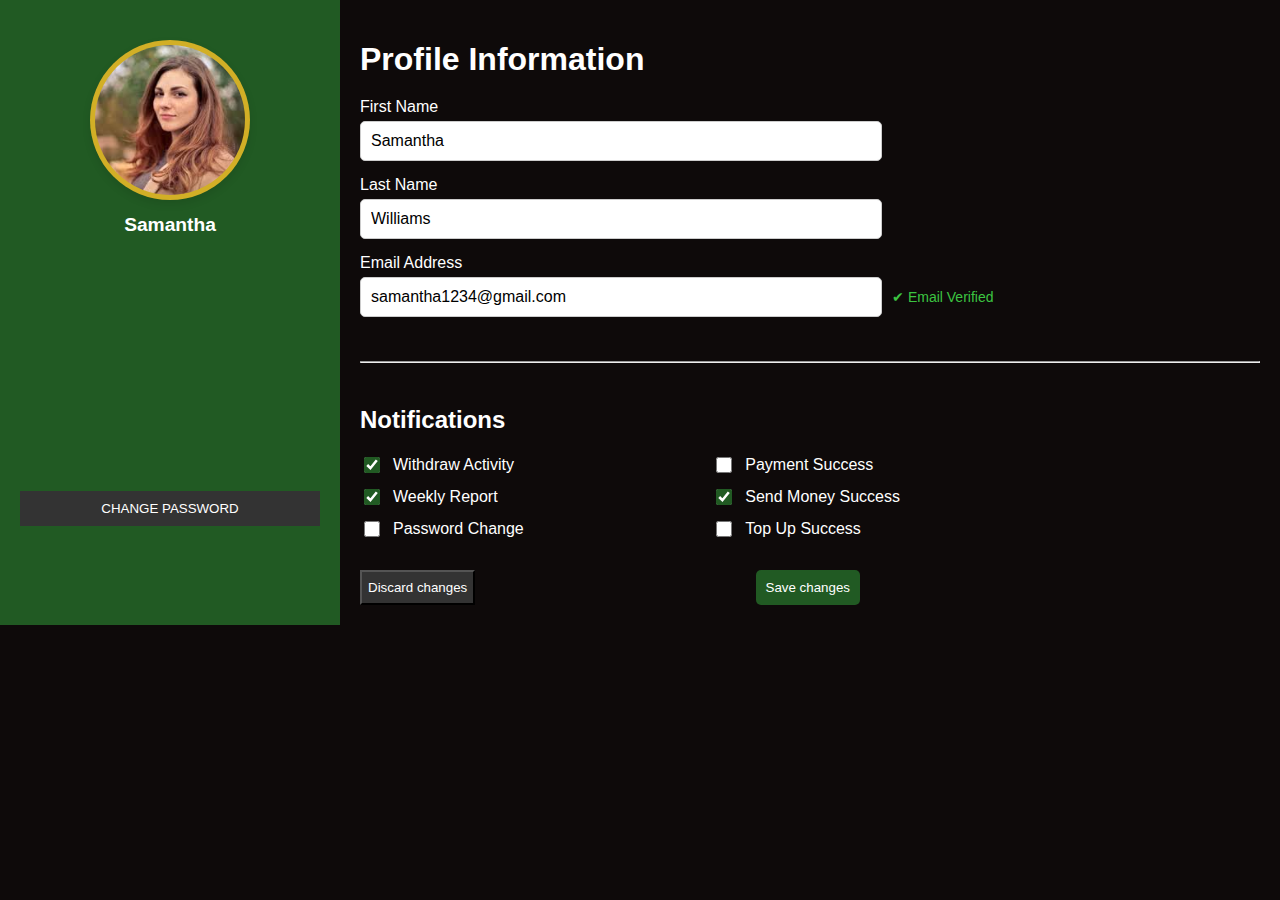
<file: UserProfilePage.html>
<!DOCTYPE html>
<html lang="en">
<head>
  <meta charset="UTF-8">
  <meta name="viewport" content="width=device-width, initial-scale=1.0">
  <title>User Profile Page</title>
  <style>
    body {
      margin: 0;
      font-family: Arial, sans-serif;
      color: #fff;
      background-color: #0e0a0a;
      display: flex;
    }

    .container {
      display: flex;
      width: 100%;
    }

    .sidebar {
      width: 25%;
      background: #215a23;
      padding: 20px;
      display: flex;
      flex-direction: column;
      align-items: center;
    }

    .logo-section {
      display: flex;
      align-items: center;
      font-size: 24px;
      margin-bottom: 20px;
    }

    .logo {
      font-size: 36px;
      margin-right: 10px;
    }

    .profile-container {
      text-align: center;
    }

    .image-wrapper {
      display: inline-block;
      width: 150px;
      height: 150px;
      border-radius: 50%;
      background:#D2AF26;
      padding: 5px;
      box-shadow: 0 4px 8px rgba(0, 0, 0, 0.1);
    }

    .profile-pic {
     width: 100%;
     height: 100%;
     object-fit: cover;
     border-radius: 50%;
     display: block;
    }

    .name {
      margin-top: 10px;
      font-size: 1.2rem;
      color: #fff;
      font-weight: bold;
    }

    .notification-badge {
      background: red;
      color: #fff;
      border-radius: 50%;
      padding: 5px 10px;
      position: absolute;
      top: 5px;
      right: 90px;
    }

    .profile-progress {
      margin-top: 10px;
    }

    .progress-bar {
      background: #333;
      border-radius: 5px;
      width: 100%;
      height: 10px;
      overflow: hidden;
      margin-top: 5px;
    }

    .progress {
      background: #215a23;
      height: 100%;
    }

    .change-btn {
      margin-top: 20px;
      background: #333;
      border: none;
      color: #fff;
      padding: 10px 20px;
      cursor: pointer;
      width: 100%;
      text-align: center;
    }


    .main-content {
      padding: 20px;
      width: 75%;
    }

    h1 {
      margin-bottom: 20px;
    }

    .profile-form {
      display: flex;
      flex-direction: column;
    }

    .form-group {
      margin-bottom: 15px;
    }

    .form-group label {
      display: block;
      margin-bottom: 5px;
    }

    .form-group input {
      width: 500px;
      padding: 10px;
      font-size: 16px;
      border: 1px solid #ccc;
      border-radius: 5px;
      
    }

    .email-verified {
      display: flex;
      align-items: center;
    }

    .verified-badge {
      color: #3cc441;
      font-size: 14px;
      margin-left: 10px;
      border-radius: 5px;
    }

    .notifications-container {
      width: 60%;
      text-align: left;
    }

    h2 {
      margin-bottom: 20px;
      font-size: 1.5rem;
      font-weight: bold;
    }

    .options-wrapper {
      display: flex;
      justify-content: space-between;
    }

    .left-options, .right-options {
      display: flex;
      flex-direction: column;
    }

    label {
      margin-bottom: 10px;
      font-size: 1rem;
      display: flex;
      align-items: center;
      gap: 10px;
    }

    input[type="checkbox"] {
      width: 16px;
      height: 16px;
      accent-color: #215a23;
    }

    input[type="checkbox"]:not(:checked) {
      border: 1px solid #ccc;
    }

    .form-actions {
      margin-top: 20px;
      display: flex;
      margin-right: 400px;
      justify-content:space-between;
    }

    .save-btn {
      padding: 10px;
      border: none;
      border-radius: 5px;
      cursor: pointer;
    }

    .discard-btn {
      background: #333;
      color: #fff
    }

    .save-btn {
      background: #215a23;
      color: #fff
      
    }
  </style>
</head>
<body>
  <div class="container">
    <!-- Sidebar -->
    <div class="sidebar">
      <div class="logo-section">
      </div>
      <div class="profile-container">
        <div class="image-wrapper">
          <img src="User.jpeg" alt="Profile Picture" class="profile-pic">
        </div>
        <p class="name">Samantha</p>
        <br></br>
        <br></br>
        <br></br>
        <br></br>
        <br></br>
        <br></br>
      </div>    
      <button class="change-btn">CHANGE PASSWORD</button>
    </div>
    <!-- Main Content -->
    <div class="main-content">
      <h1>Profile Information</h1>
      <form class="profile-form">
        <div class="form-group">
          <label for="first-name">First Name</label>
          <input type="text" id="first-name" name="first-name" maxlength="50" value="Samantha">
        </div>
        <div class="form-group">
          <label for="last-name">Last Name</label>
          <input type="text" id="last-name" name="last-name" maxlength="50" value="Williams">
        </div>
        <div class="form-group">
          <label for="email">Email Address</label>
          <div class="email-verified">
            <input type="email" id="email" name="email" maxlength="50" value="samantha1234@gmail.com">
            <span class="verified-badge">✔ Email Verified</span>

          </div>
          <br></br>
          <hr>
        </div>
        <div class="notifications-container">
          <h2>Notifications</h2>
          <div class="options-wrapper">
            <!-- Left Options -->
            <div class="left-options">
              <label><input type="checkbox" checked> Withdraw Activity</label>
              <label><input type="checkbox" checked> Weekly Report</label>
              <label><input type="checkbox"> Password Change</label>
            </div>
            <!-- Right Options -->
            <div class="right-options">
              <label><input type="checkbox"> Payment Success</label>
              <label><input type="checkbox" checked> Send Money Success</label>
              <label><input type="checkbox"> Top Up Success</label>
            </div>
          </div>
        </div>
        <div class="form-actions">
          <button class="discard-btn">Discard changes</button>
          <button class="save-btn">Save changes</button>
        </div>
      </form>
    </div>
  </div>
  <script>
    document.querySelector('.change-btn').addEventListener('click', () => {
      alert('Changed Password!');
    });
    document.querySelector('.save-btn').addEventListener('click', () => {
      alert('Changes Saved Successfully!');
    });
    document.querySelector('.discard-btn').addEventListener('click', () => {
      alert('Changes Discarded!');
    });
  </script>
</body>
</html>
</file>
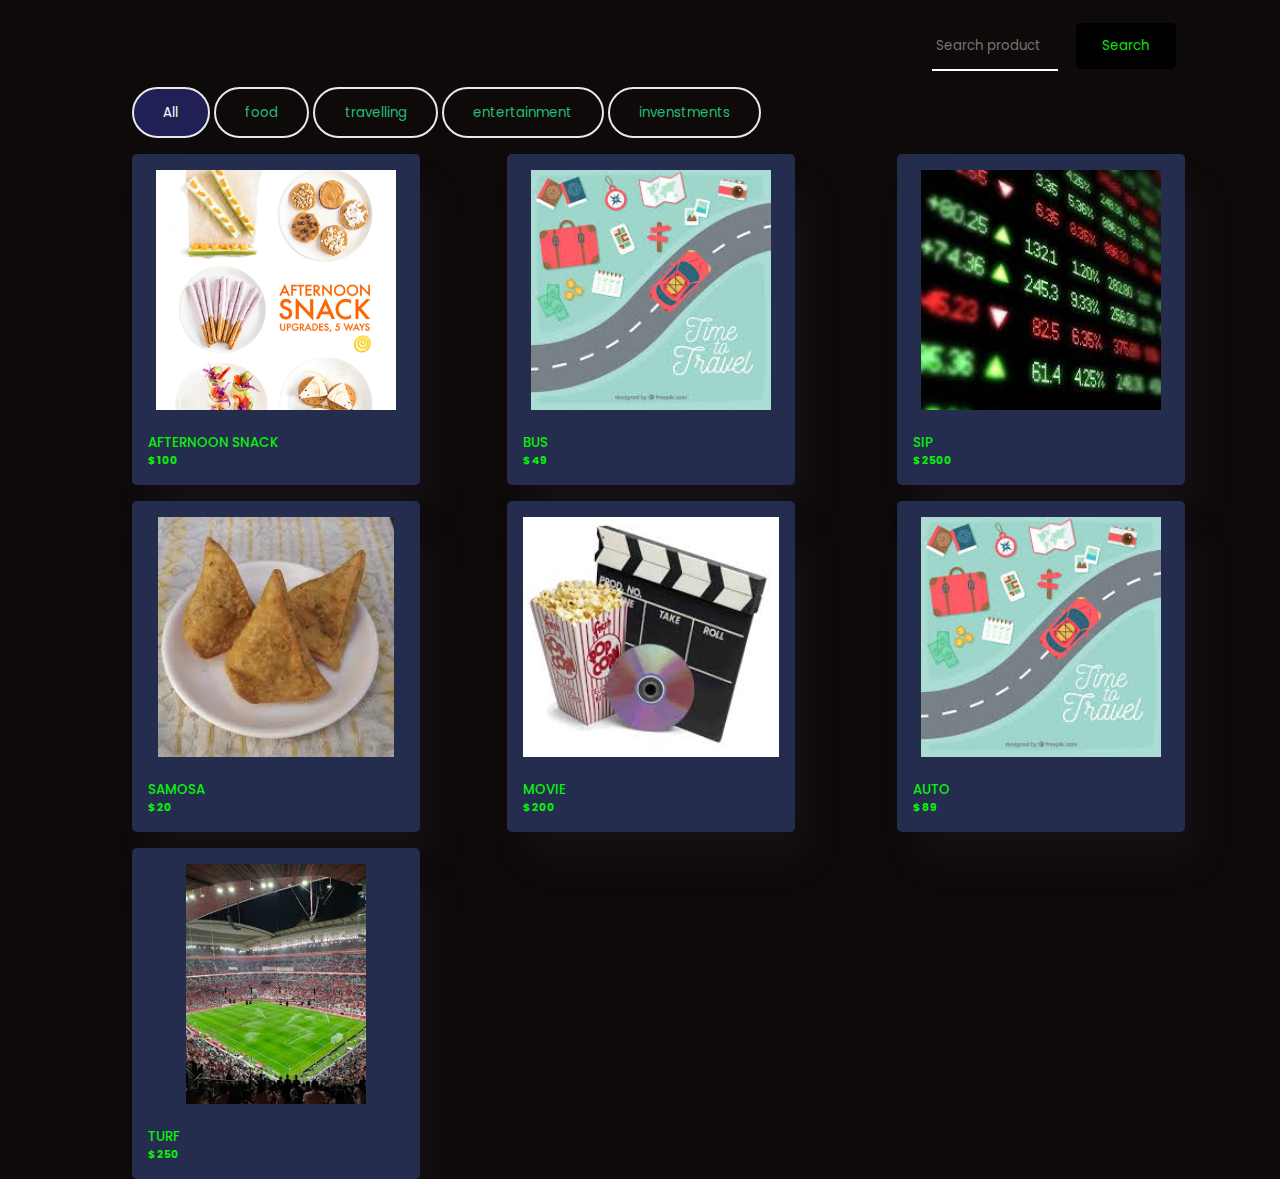
<file: filter final/filter.html>
<!DOCTYPE html>
<html lang="en">
  <head>
    <meta name="viewport" content="width=device-width, initial-scale=1.0" />
    <title>Product Filter And Search</title>
    <!-- Google Font -->
    <link
      href="https://fonts.googleapis.com/css2?family=Poppins:wght@400;500&display=swap"
      rel="stylesheet"
    />
    <!-- Stylesheet -->
    <link rel="stylesheet" href="filterstyle.css" />
  </head>
  <body>
    <div class="wrapper">
      <div id="search-container">
        <input
          type="search"
          id="search-input"
          placeholder="Search product name here.."
        />
        <button id="search">Search</button>
      </div>
      <div id="buttons">
        <button class="button-value" onclick="filterProduct('all')">All</button>
        <button class="button-value" onclick="filterProduct('Topwear')">
          food
        </button>
        <button class="button-value" onclick="filterProduct('Bottomwear')">
          travelling
        </button>
        <button class="button-value" onclick="filterProduct('Jacket')">
          entertainment
        </button>
        <button class="button-value" onclick="filterProduct('Watch')">
          invenstments
        </button>
      </div>
      <div id="products"></div>
    </div>
    <!-- Script -->
    <script src="filterscript.js"></script>
  </body>
</html>
</file>
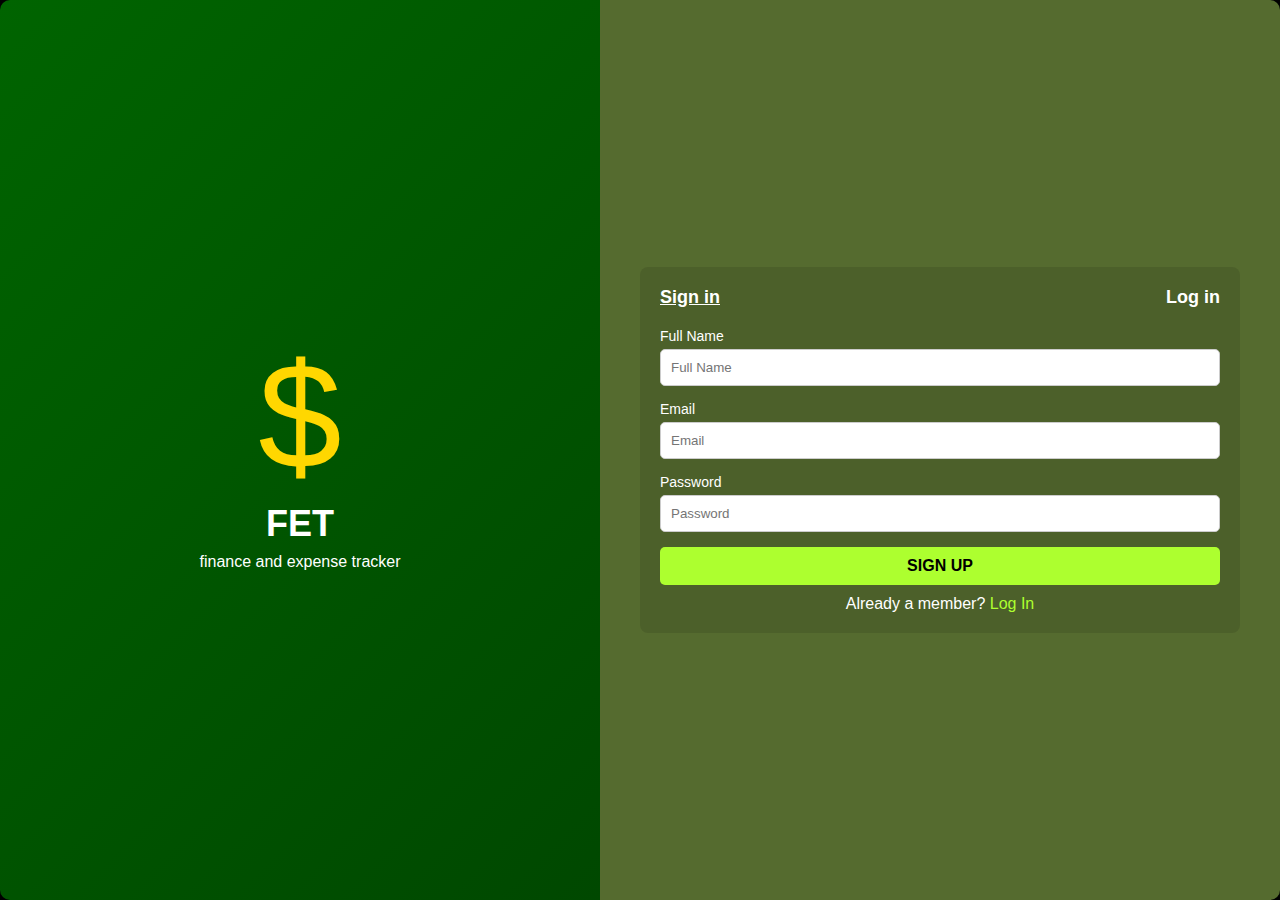
<file: log in page/login.html>
<!DOCTYPE html>
<html lang="en">
<head>
  <meta charset="UTF-8">
  <meta name="viewport" content="width=device-width, initial-scale=1.0">
  <title>FET - Finance and Expense Tracker</title>
  <link rel="stylesheet" href="login.css">
</head>
<body>
  <div class="container">
    <div class="left-section">
      <div class="logo">
        <div class="dollar-symbol">$</div>
        <div class="text">
          <h1>FET</h1>
          <p>finance and expense tracker</p>
        </div>
      </div>
    </div>
    <div class="right-section">
      <div class="form-container">
        <div class="tabs">
          <span class="active">Sign in</span>
          <span>Log in</span>
        </div>
        <form>
          <label for="name">Full Name</label>
          <input type="text" id="name" name="name" placeholder="Full Name" required>
          
          <label for="email">Email</label>
          <input type="email" id="email" name="email" placeholder="Email" required>
          
          <label for="password">Password</label>
          <input type="password" id="password" name="password" placeholder="Password" required>
          
          <button type="submit">SIGN UP</button>
          <p>Already a member? <a href="#">Log In</a></p>
        </form>
      </div>
    </div>
  </div>
</body>
</html>
</file>
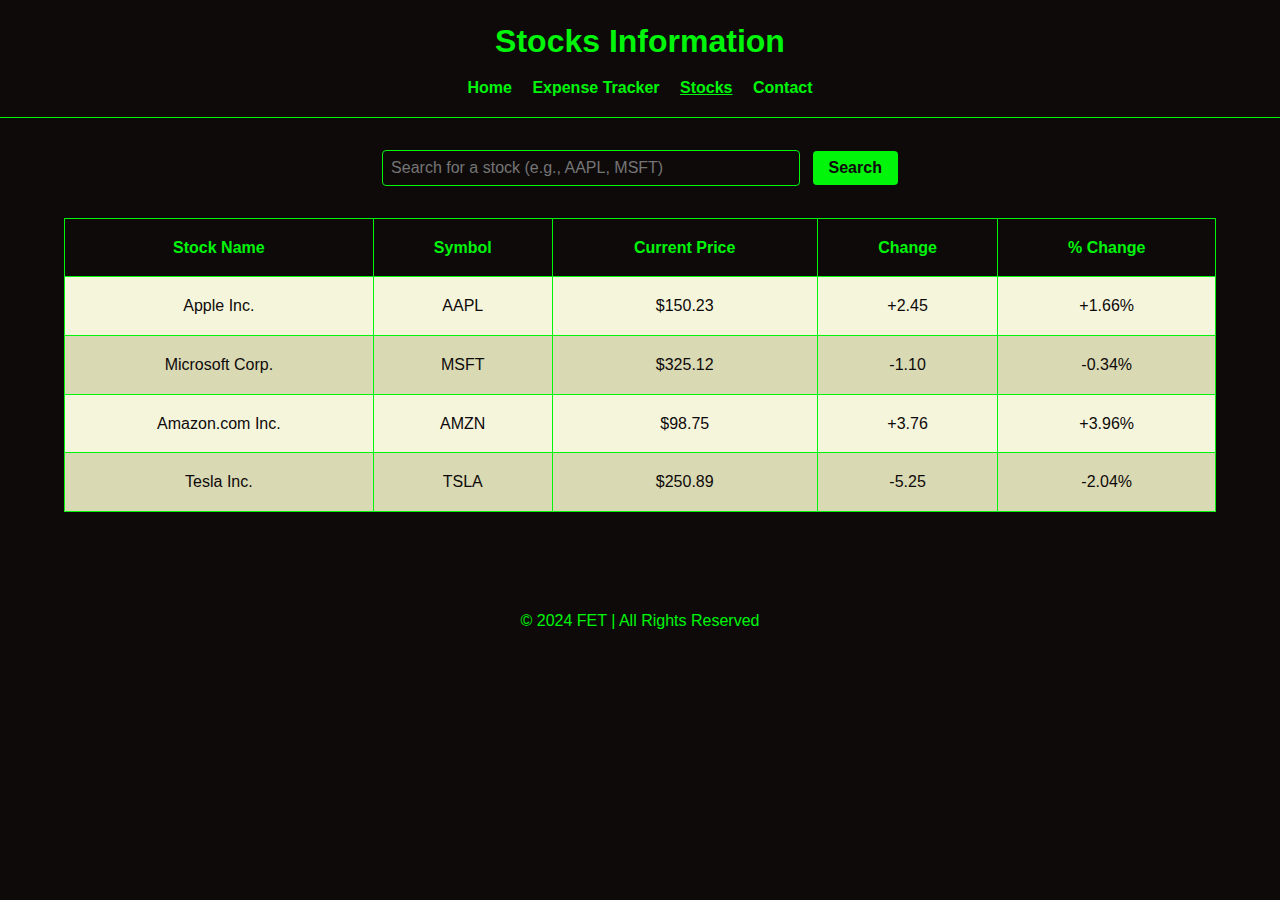
<file: stockpage/stock.html>
<!DOCTYPE html>
<html lang="en">
<head>
    <meta charset="UTF-8">
    <meta name="viewport" content="width=device-width, initial-scale=1.0">
    <title>Stocks Information</title>
    <style>
        /* General Styles */
        body {
            font-family: Arial, sans-serif;
            margin: 0;
            padding: 0;
            line-height: 1.6;
            background-color: #0e0a0a; /* Dark background */
            color: #f5f5f5; /* Light text */
        }

        .container {
            width: 90%;
            max-width: 1200px;
            margin: 0 auto;
        }

        /* Header */
        header {
            background-color: #0e0a0a; /* Dark background */
            color: #00f50a; /* Bright green text */
            padding: 1rem 0;
            text-align: center;
            border-bottom: 1px solid #00f50a;
        }

        header h1 {
            margin: 0;
            font-size: 2rem;
        }

        header nav {
            margin-top: 0.5rem;
        }

        header nav a {
            color: #00f50a; /* Bright green */
            text-decoration: none;
            margin: 0 0.5rem;
            font-weight: bold;
        }

        header nav a.active {
            text-decoration: underline;
        }

        /* Stocks Section */
        .stocks-section {
            padding: 2rem 0;
        }

        .search-bar {
            text-align: center;
            margin-bottom: 2rem;
        }

        .search-bar input {
            padding: 0.5rem;
            font-size: 1rem;
            width: 60%;
            max-width: 400px;
            margin-right: 0.5rem;
            border: 1px solid #00f50a; /* Green border */
            border-radius: 4px;
            background-color: #0e0a0a; /* Dark background */
            color: #f5f5f5; /* Light text */
        }

        .search-bar button {
            padding: 0.5rem 1rem;
            font-size: 1rem;
            background-color: #00f50a; /* Bright green */
            color: #0e0a0a; /* Dark background */
            border: none;
            border-radius: 4px;
            cursor: pointer;
            font-weight: bold;
        }

        .search-bar button:hover {
            background-color: #0e0a0a; /* Dark background */
            color: #00f50a; /* Bright green */
            border: 1px solid #00f50a;
        }

        /* Table Styles */
        .stocks-table {
            overflow-x: auto;
            margin: 0 auto;
            width: 90%;
        }

        .stocks-table table {
            width: 100%;
            border-collapse: collapse;
            background-color: #f5f5dc; /* Beige background */
            box-shadow: 0 4px 6px rgba(0, 0, 0, 0.1);
            color: #0e0a0a; /* Dark text */
        }

        .stocks-table th,
        .stocks-table td {
            text-align: center;
            padding: 1rem;
            border: 1px solid #00f50a; /* Green border */
        }

        .stocks-table th {
            background-color: #0e0a0a; /* Dark background */
            color: #00f50a; /* Bright green */
        }

        .stocks-table tr:nth-child(even) {
            background-color: #d9d9b3; /* Lighter beige for alternating rows */
        }

        .stocks-table tr:hover {
            background-color: #00f50a; /* Bright green */
            color: #0e0a0a; /* Dark text */
        }

        /* Footer */
        footer {
            background-color: #0e0a0a; /* Dark background */
            color: #00f50a; /* Bright green */
            text-align: center;
            padding: 1rem 0;
            margin-top: 2rem;
        }
    </style>
</head>
<body>
    <header>
        <div class="container">
            <h1>Stocks Information</h1>
            <nav>
                <a href="index.html">Home</a>
                <a href="expense-tracker.html">Expense Tracker</a>
                <a href="stocks.html" class="active">Stocks</a>
                <a href="contact.html">Contact</a>
            </nav>
        </div>
    </header>

    <main>
        <section class="stocks-section">
            <div class="search-bar">
                <input type="text" id="search" placeholder="Search for a stock (e.g., AAPL, MSFT)">
                <button>Search</button>
            </div>

            <div class="stocks-table">
                <table>
                    <thead>
                        <tr>
                            <th>Stock Name</th>
                            <th>Symbol</th>
                            <th>Current Price</th>
                            <th>Change</th>
                            <th>% Change</th>
                        </tr>
                    </thead>
                    <tbody>
                        <tr>
                            <td>Apple Inc.</td>
                            <td>AAPL</td>
                            <td>$150.23</td>
                            <td>+2.45</td>
                            <td>+1.66%</td>
                        </tr>
                        <tr>
                            <td>Microsoft Corp.</td>
                            <td>MSFT</td>
                            <td>$325.12</td>
                            <td>-1.10</td>
                            <td>-0.34%</td>
                        </tr>
                        <tr>
                            <td>Amazon.com Inc.</td>
                            <td>AMZN</td>
                            <td>$98.75</td>
                            <td>+3.76</td>
                            <td>+3.96%</td>
                        </tr>
                        <tr>
                            <td>Tesla Inc.</td>
                            <td>TSLA</td>
                            <td>$250.89</td>
                            <td>-5.25</td>
                            <td>-2.04%</td>
                        </tr>
                    </tbody>
                </table>
            </div>
        </section>
    </main>

    <footer>
        <p>&copy; 2024 FET | All Rights Reserved</p>
    </footer>
</body>
</html>
</file>
<file: filter final/filterstyle.css>
* {
    padding: 0;
    margin: 0;
    box-sizing: border-box;
    border: none;
    outline: none;
    font-family: "Poppins", sans-serif;
  }
  body {
    background-color: #0e0a0a;
  }
  .wrapper {
    width: 95%;
    margin: 0 auto;
    padding-left: 100px;
  }
  #search-container {
    margin: 1em 0;
    padding-left: 800px;
  }
  #search-container input {
    background-color: transparent;
    width: 40%;
    border-bottom: 2px solid #ffffff;
    padding: 1em 0.3em;
    color: white;
  }
  #search-container input:focus {
    border-bottom-color: #ffffff;
  }
  #search-container button {
    padding: 1em 2em;
    margin-left: 1em;
    background-color: #000000;
    color: rgb(15, 228, 15);
    border-radius: 5px;
    margin-top: 0.5em;
  }
  .button-value {
    border: 2px solid #e8e8ed;
    padding: 1em 2.2em;
    border-radius: 3em;
    background-color: transparent;
    color: #24be76;
    cursor: pointer;
  }
  .active {
    background-color: #212055;
    color: #ffffff;
  }
  #products {
    display: grid;
    grid-template-columns: auto auto auto;
    grid-column-gap: 1.5em;
    padding: em 0;
  }
  .card {
    background-color: rgb(37, 45, 79);
    max-width: 18em;
    margin-top: 1em;
    padding: 1em;
    border-radius: 5px;
    box-shadow: 1em 2em 2.5em rgba(91, 92, 144, 0.08);
  }
  .image-container {
    text-align: center;
  }
  img {
    max-width: 100%;
    object-fit: contain;
    height: 15em;
  }
  .container {
    padding-top: 1em;
    color: rgb(11, 240, 11);
  }
  .container h5 {
    font-weight: 500;
  }
  .hide {
    display: none;
  }
  @media screen and (max-width: 720px) {
    img {
      max-width: 100%;
      object-fit: contain;
      height: 10em;
    }
    .card {
      max-width: 10em;
      margin-top: 1em;
    }
    #products {
      grid-template-columns: auto auto;
      grid-column-gap: 1em;
    }
    #search-container{
      padding-left: 0px;
    }
  }
</file>
<file: log in page/login.css>
/* General Reset */
* {
    margin: 0;
    padding: 0;
    box-sizing: border-box;
    font-family: Arial, sans-serif;
  }
  
  /* Body Styling */
  body {
    display: flex;
    justify-content: center;
    align-items: center;
    height: 100vh;
    background-color: #000;
    color: #fff;
  }
  
  /* Container Styling */
  .container {
    display: flex;
    width: 100%;
    height: 100%;
    border-radius: 10px;
    overflow: hidden;
    box-shadow: 0px 8px 16px rgba(0, 0, 0, 0.2);
  }
  
  /* Left Section Styling */
  .left-section {
    flex: 1;
    background: linear-gradient(135deg, #006400, #004800);
    display: flex;
    justify-content: center;
    align-items: center;
  }
  
  .logo {
    text-align: center;
  }
  
  .dollar-symbol {
    font-size: 150px;
    color: #ffd700;
  }
  
  .text h1 {
    font-size: 36px;
  }
  
  .text p {
    font-size: 16px;
    margin-top: 8px;
  }
  
  /* Right Section Styling */
  .right-section {
    flex: 1;
    background-color: #556b2f;
    padding: 40px;
    display: flex;
    flex-direction: column;
    justify-content: center;
  }
  
  .form-container {
    background-color: rgba(0, 0, 0, 0.1);
    padding: 20px;
    border-radius: 8px;
  }
  
  .tabs {
    display: flex;
    justify-content: space-between;
    margin-bottom: 20px;
  }
  
  .tabs span {
    cursor: pointer;
    font-weight: bold;
    font-size: 18px;
  }
  
  .tabs .active {
    text-decoration: underline;
  }
  
  form {
    display: flex;
    flex-direction: column;
  }
  
  form label {
    margin-bottom: 5px;
    font-size: 14px;
  }
  
  form input {
    margin-bottom: 15px;
    padding: 10px;
    border: 1px solid #ccc;
    border-radius: 5px;
  }
  
  form button {
    padding: 10px;
    font-size: 16px;
    color: #000;
    background-color: #adff2f;
    border: none;
    border-radius: 5px;
    cursor: pointer;
    font-weight: bold;
  }
  
  form button:hover {
    background-color: #90ee90;
  }
  
  form p {
    margin-top: 10px;
    text-align: center;
  }
  
  form p a {
    color: #adff2f;
    text-decoration: none;
  }
  
  form p a:hover {
    text-decoration: underline;
  }
</file>
